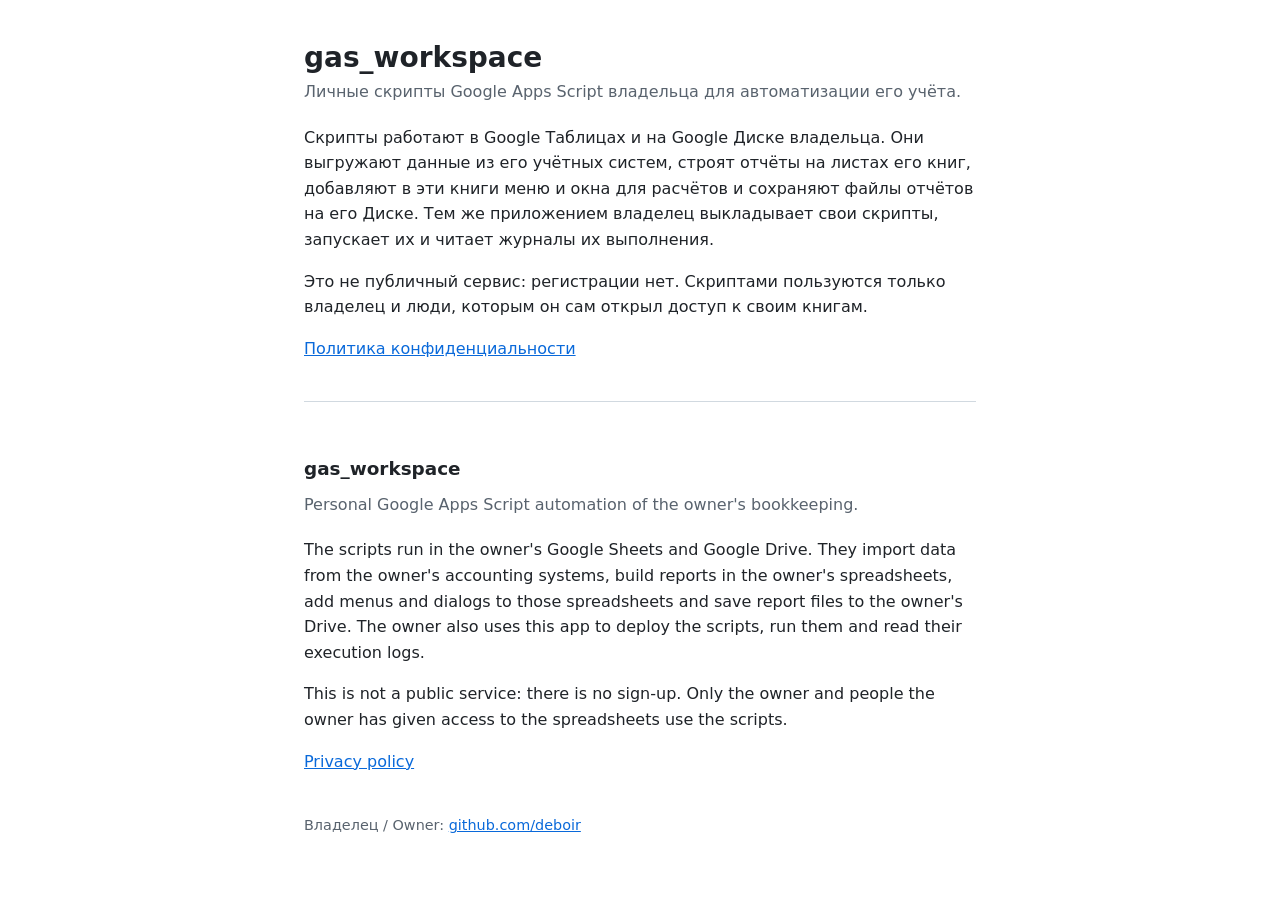
<file: index.html>
<!doctype html>
<html lang="ru">
<head>
<meta charset="utf-8">
<meta name="viewport" content="width=device-width, initial-scale=1">
<title>gas_workspace</title>
<meta name="description" content="gas_workspace — личные скрипты Google Apps Script владельца для автоматизации его учёта.">
<link rel="stylesheet" href="style.css">
</head>
<body>
<main>
<section lang="ru">
<h1>gas_workspace</h1>
<p class="lead">Личные скрипты Google Apps Script владельца для автоматизации его учёта.</p>
<p>Скрипты работают в Google Таблицах и на Google Диске владельца. Они выгружают данные из его учётных систем, строят отчёты на листах его книг, добавляют в эти книги меню и окна для расчётов и сохраняют файлы отчётов на его Диске. Тем же приложением владелец выкладывает свои скрипты, запускает их и читает журналы их выполнения.</p>
<p>Это не публичный сервис: регистрации нет. Скриптами пользуются только владелец и люди, которым он сам открыл доступ к своим книгам.</p>
<p><a href="https://deboir.github.io/privacy.html">Политика конфиденциальности</a></p>
</section>
<section lang="en">
<h2>gas_workspace</h2>
<p class="lead">Personal Google Apps Script automation of the owner's bookkeeping.</p>
<p>The scripts run in the owner's Google Sheets and Google Drive. They import data from the owner's accounting systems, build reports in the owner's spreadsheets, add menus and dialogs to those spreadsheets and save report files to the owner's Drive. The owner also uses this app to deploy the scripts, run them and read their execution logs.</p>
<p>This is not a public service: there is no sign-up. Only the owner and people the owner has given access to the spreadsheets use the scripts.</p>
<p><a href="https://deboir.github.io/privacy.html">Privacy policy</a></p>
</section>
<footer>Владелец / Owner: <a href="https://github.com/deboir">github.com/deboir</a></footer>
</main>
</body>
</html>
</file>
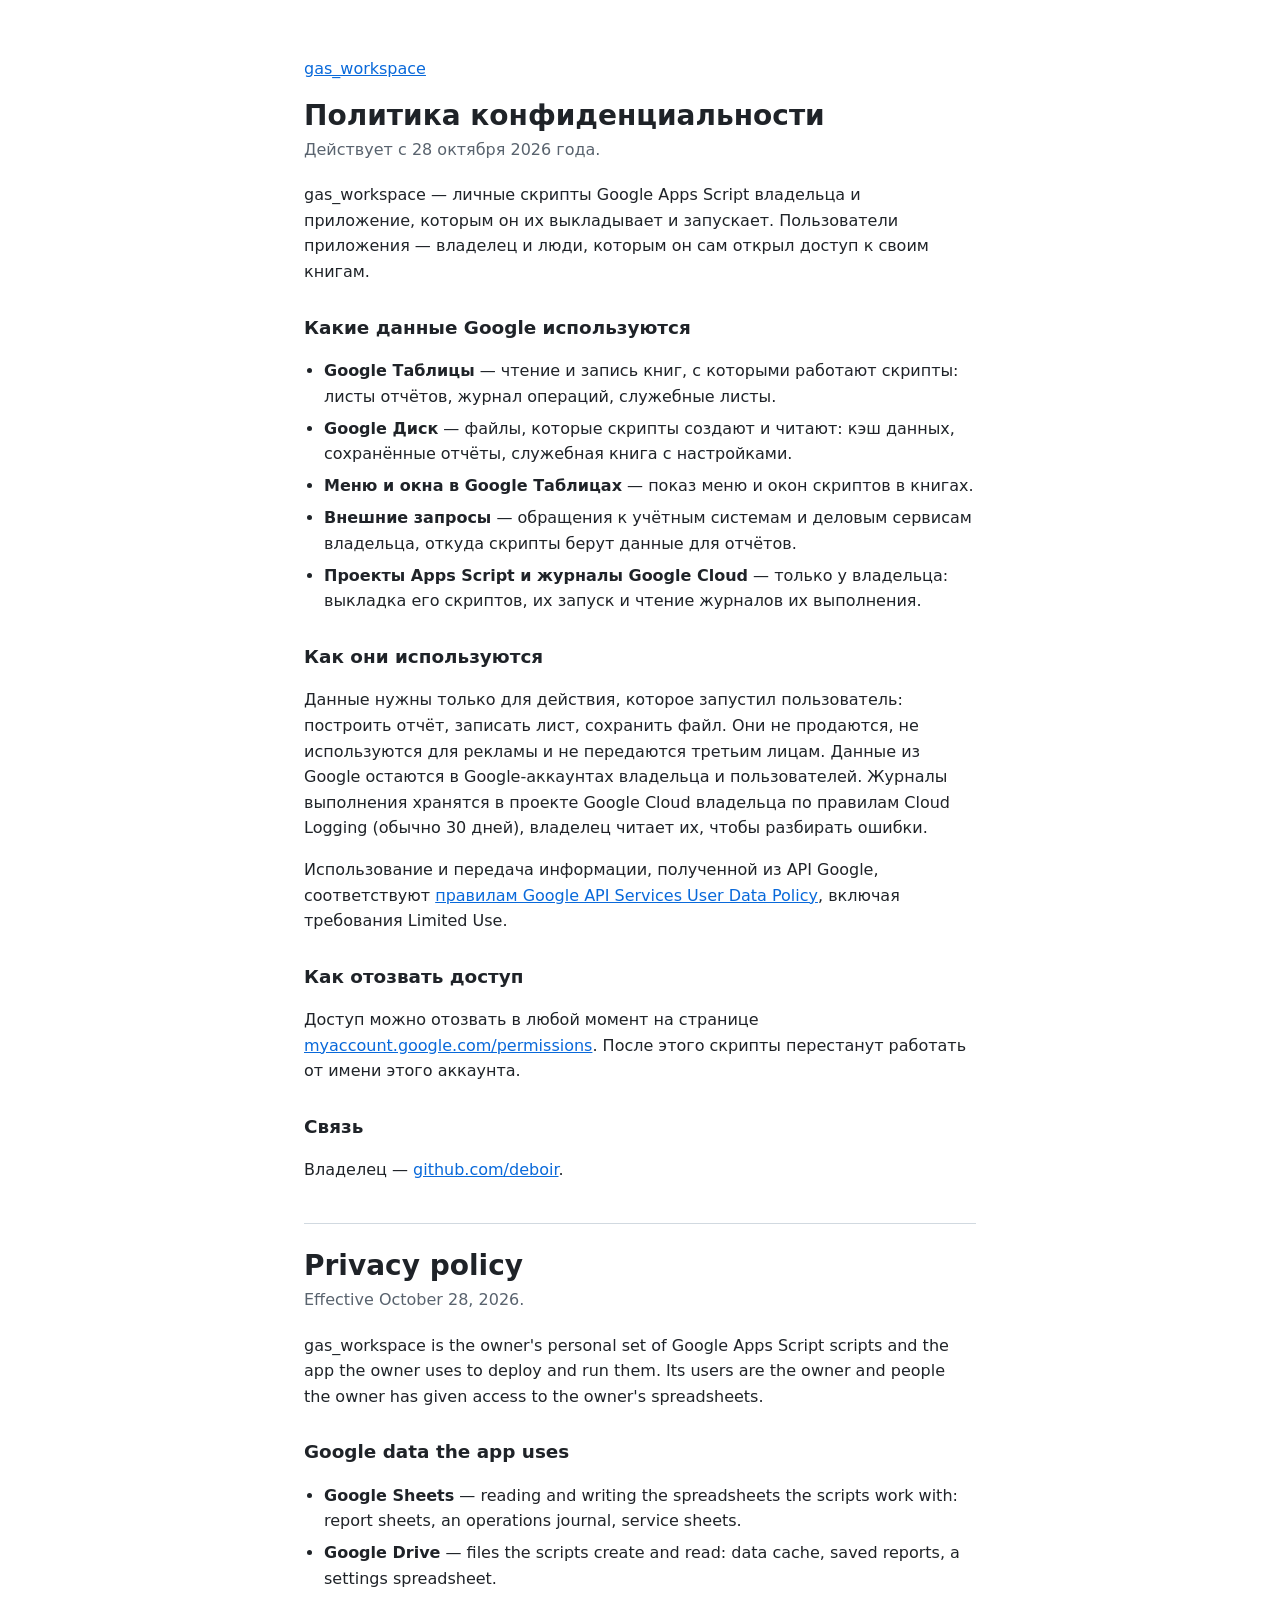
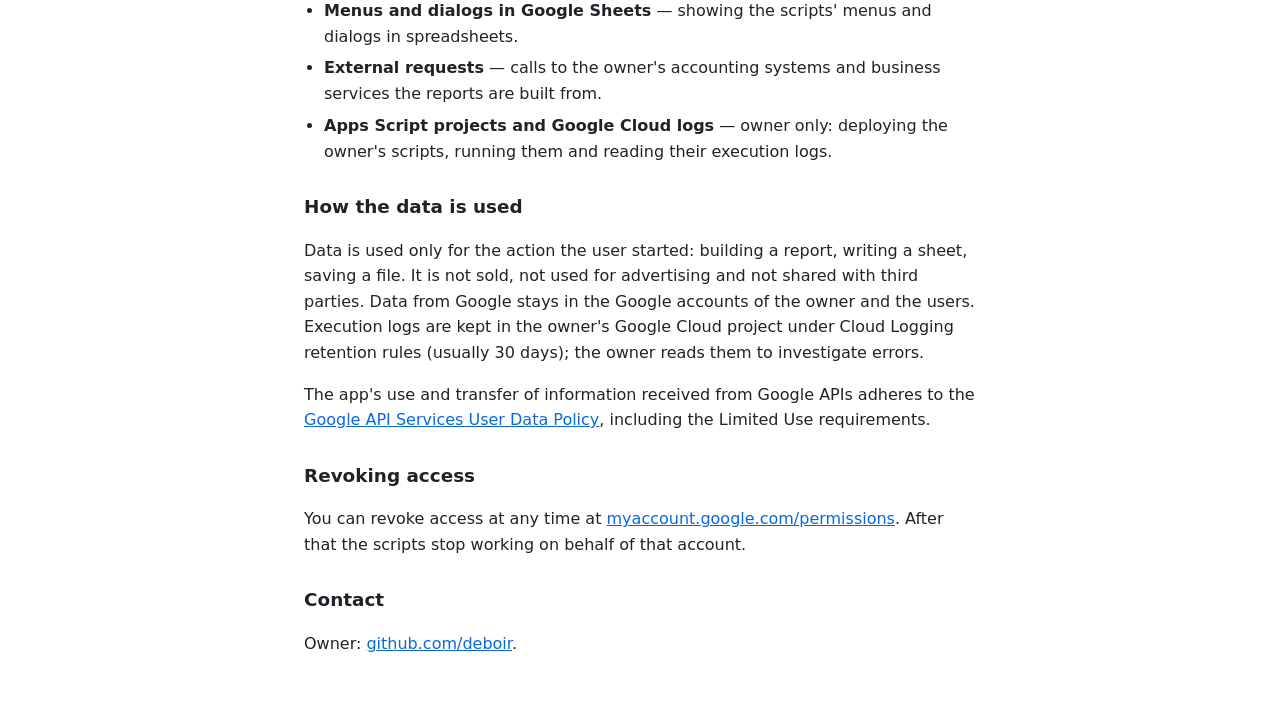
<file: privacy.html>
<!doctype html>
<html lang="ru">
<head>
<meta charset="utf-8">
<meta name="viewport" content="width=device-width, initial-scale=1">
<title>Политика конфиденциальности — gas_workspace</title>
<link rel="stylesheet" href="style.css">
</head>
<body>
<main>
<p><a href="https://deboir.github.io/">gas_workspace</a></p>

<section lang="ru">
<h1>Политика конфиденциальности</h1>
<p class="lead">Действует с 28 октября 2026 года.</p>
<p>gas_workspace — личные скрипты Google Apps Script владельца и приложение, которым он их выкладывает и запускает. Пользователи приложения — владелец и люди, которым он сам открыл доступ к своим книгам.</p>

<h2>Какие данные Google используются</h2>
<ul>
<li><strong>Google Таблицы</strong> — чтение и запись книг, с которыми работают скрипты: листы отчётов, журнал операций, служебные листы.</li>
<li><strong>Google Диск</strong> — файлы, которые скрипты создают и читают: кэш данных, сохранённые отчёты, служебная книга с настройками.</li>
<li><strong>Меню и окна в Google Таблицах</strong> — показ меню и окон скриптов в книгах.</li>
<li><strong>Внешние запросы</strong> — обращения к учётным системам и деловым сервисам владельца, откуда скрипты берут данные для отчётов.</li>
<li><strong>Проекты Apps Script и журналы Google Cloud</strong> — только у владельца: выкладка его скриптов, их запуск и чтение журналов их выполнения.</li>
</ul>

<h2>Как они используются</h2>
<p>Данные нужны только для действия, которое запустил пользователь: построить отчёт, записать лист, сохранить файл. Они не продаются, не используются для рекламы и не передаются третьим лицам. Данные из Google остаются в Google-аккаунтах владельца и пользователей. Журналы выполнения хранятся в проекте Google Cloud владельца по правилам Cloud Logging (обычно 30 дней), владелец читает их, чтобы разбирать ошибки.</p>
<p>Использование и передача информации, полученной из API Google, соответствуют <a href="https://developers.google.com/terms/api-services-user-data-policy">правилам Google API Services User Data Policy</a>, включая требования Limited Use.</p>

<h2>Как отозвать доступ</h2>
<p>Доступ можно отозвать в любой момент на странице <a href="https://myaccount.google.com/permissions">myaccount.google.com/permissions</a>. После этого скрипты перестанут работать от имени этого аккаунта.</p>

<h2>Связь</h2>
<p>Владелец — <a href="https://github.com/deboir">github.com/deboir</a>.</p>
</section>

<section lang="en">
<h1>Privacy policy</h1>
<p class="lead">Effective October 28, 2026.</p>
<p>gas_workspace is the owner's personal set of Google Apps Script scripts and the app the owner uses to deploy and run them. Its users are the owner and people the owner has given access to the owner's spreadsheets.</p>

<h2>Google data the app uses</h2>
<ul>
<li><strong>Google Sheets</strong> — reading and writing the spreadsheets the scripts work with: report sheets, an operations journal, service sheets.</li>
<li><strong>Google Drive</strong> — files the scripts create and read: data cache, saved reports, a settings spreadsheet.</li>
<li><strong>Menus and dialogs in Google Sheets</strong> — showing the scripts' menus and dialogs in spreadsheets.</li>
<li><strong>External requests</strong> — calls to the owner's accounting systems and business services the reports are built from.</li>
<li><strong>Apps Script projects and Google Cloud logs</strong> — owner only: deploying the owner's scripts, running them and reading their execution logs.</li>
</ul>

<h2>How the data is used</h2>
<p>Data is used only for the action the user started: building a report, writing a sheet, saving a file. It is not sold, not used for advertising and not shared with third parties. Data from Google stays in the Google accounts of the owner and the users. Execution logs are kept in the owner's Google Cloud project under Cloud Logging retention rules (usually 30 days); the owner reads them to investigate errors.</p>
<p>The app's use and transfer of information received from Google APIs adheres to the <a href="https://developers.google.com/terms/api-services-user-data-policy">Google API Services User Data Policy</a>, including the Limited Use requirements.</p>

<h2>Revoking access</h2>
<p>You can revoke access at any time at <a href="https://myaccount.google.com/permissions">myaccount.google.com/permissions</a>. After that the scripts stop working on behalf of that account.</p>

<h2>Contact</h2>
<p>Owner: <a href="https://github.com/deboir">github.com/deboir</a>.</p>
</section>
</main>
</body>
</html>
</file>
<file: style.css>
:root {
  color-scheme: light dark;
  --fg: #1f2328;
  --muted: #59636e;
  --bg: #ffffff;
  --link: #0969da;
  --line: #d1d9e0;
}
@media (prefers-color-scheme: dark) {
  :root {
    --fg: #e6edf3;
    --muted: #9198a1;
    --bg: #0d1117;
    --link: #4493f8;
    --line: #3d444d;
  }
}
body {
  margin: 0;
  background: var(--bg);
  color: var(--fg);
  font: 16px/1.6 system-ui, -apple-system, "Segoe UI", Roboto, sans-serif;
}
main {
  max-width: 42rem;
  margin: 0 auto;
  padding: 2.5rem 1rem 3rem;
}
h1 { font-size: 1.75rem; line-height: 1.25; margin: 0 0 .25rem; }
h2 { font-size: 1.15rem; margin: 1.75rem 0 .5rem; }
.lead { color: var(--muted); margin: 0 0 1.25rem; }
a { color: var(--link); }
ul { padding-left: 1.25rem; }
li + li { margin-top: .4rem; }
section + section {
  border-top: 1px solid var(--line);
  margin-top: 2.5rem;
  padding-top: 1.5rem;
}
footer { color: var(--muted); font-size: .9rem; margin-top: 2.5rem; }
</file>
